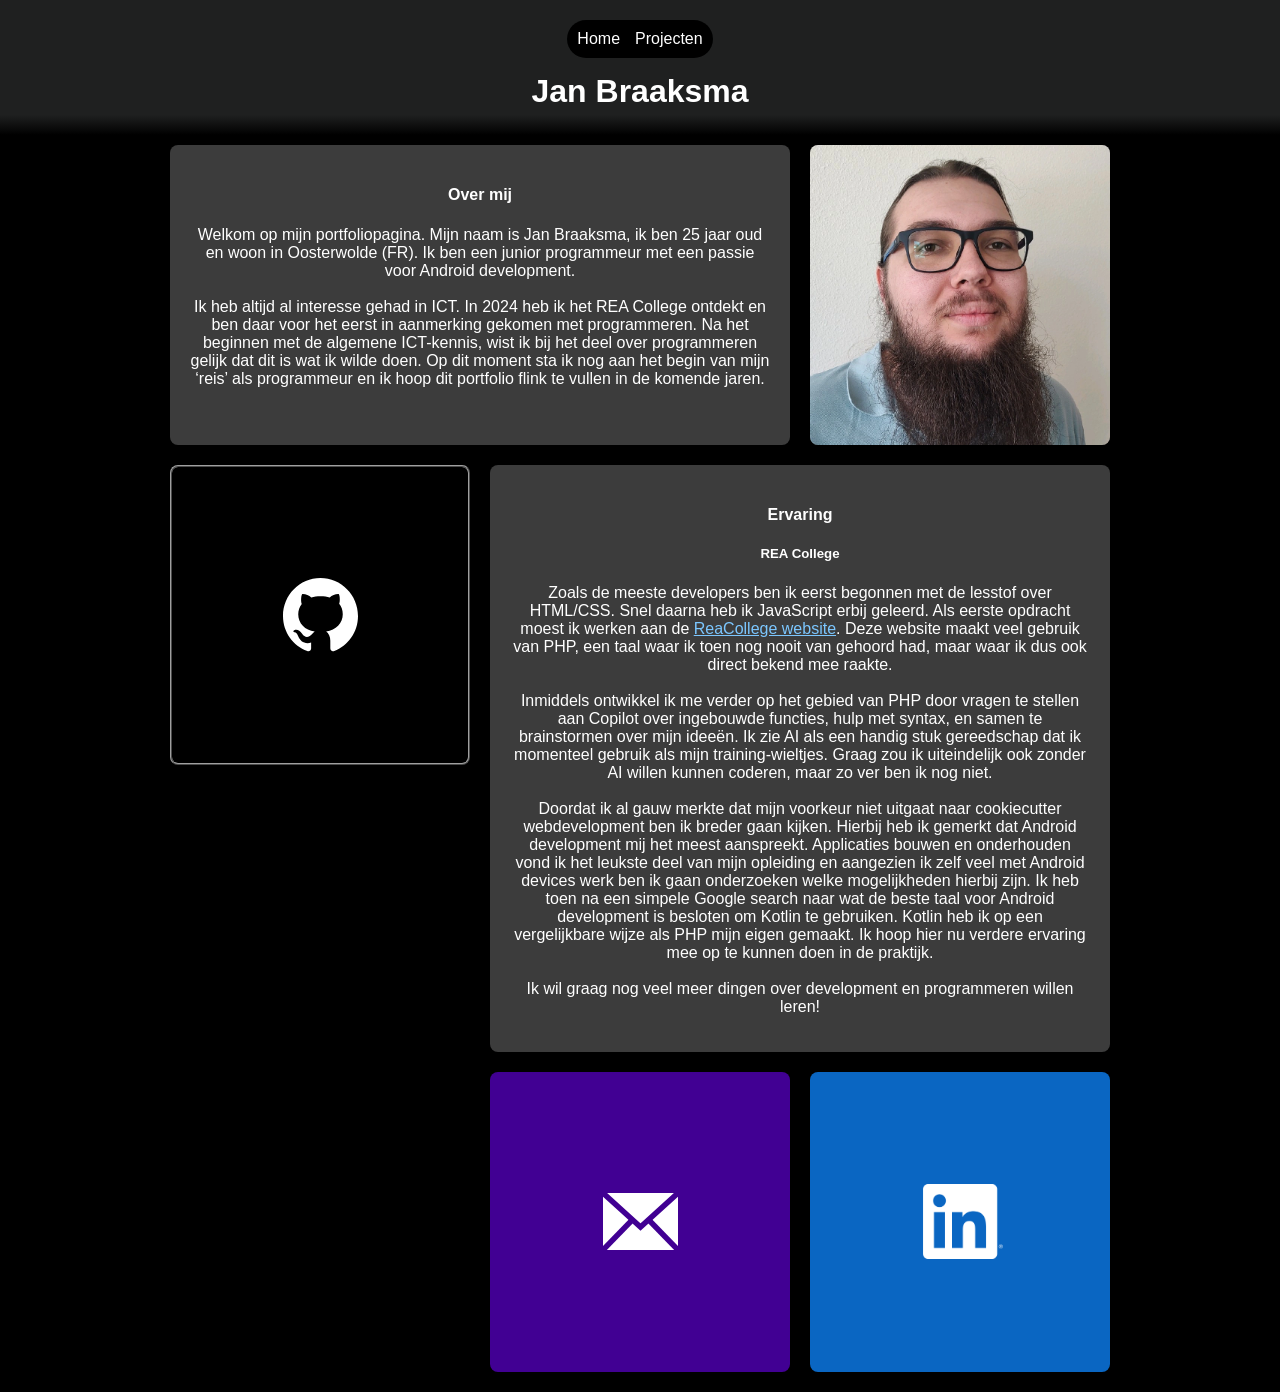
<file: index.html>
<!DOCTYPE html>
<html lang="en">

<head>
    <meta charset="UTF-8">
    <meta name="viewport" content="width=device-width, initial-scale=1.0">
    <link rel="stylesheet" href="css/main.css">
    <link rel="stylesheet" href="css/index.css">
    <script>
        // Todo
    </script>
    <title>Jan Braaksma</title>
</head>

<body>
    <header>
        <div class="navbar">
            <a href="#" class="navItem" id="home">Home</a>
            <a href="pages/projects.html" class="navItem" id="projecten">Projecten</a>
        </div>
        <H1>Jan Braaksma</H1>
    </header>
    <div class="container">
        <div class="cell" id="about">
            <h4>Over mij</h4>
            <p>
                Welkom op mijn portfoliopagina. Mijn naam is Jan Braaksma, ik ben 25 jaar oud en woon in Oosterwolde
                (FR). Ik ben een junior programmeur met een passie voor Android development.<br><br>
                Ik heb altijd al interesse gehad in ICT. In 2024 heb ik het REA College ontdekt en ben daar voor het
                eerst in aanmerking gekomen met programmeren. Na het beginnen met de algemene ICT-kennis, wist ik bij
                het deel over programmeren gelijk dat dit is wat ik wilde doen. Op dit moment sta ik nog aan het begin
                van mijn ‘reis’ als programmeur en ik hoop dit portfolio flink te vullen in de komende jaren.
            </p>
        </div>
        <div class="cell" id="photo">
            <img src="assets/jan-photo.png" alt="Foto van Jan">
        </div>
        <div class="cell" id="experience">
            <h4>Ervaring</h4>
            <p>
                <h5>REA College</h5>
                Zoals de meeste developers ben ik eerst begonnen met de lesstof over HTML/CSS. Snel daarna heb ik
                JavaScript erbij geleerd. Als eerste opdracht moest ik werken aan de <a href="pages/projects/reasite.html">ReaCollege website</a>. Deze website maakt veel gebruik van PHP, een taal waar ik toen nog nooit van gehoord had, maar waar ik dus ook direct bekend mee raakte.<br><br>
                Inmiddels ontwikkel ik me verder op het gebied van PHP door vragen te stellen aan Copilot over
                ingebouwde functies, hulp met syntax, en samen te brainstormen over mijn ideeën. Ik zie AI als een
                handig stuk gereedschap dat ik momenteel gebruik als mijn training-wieltjes. Graag zou ik uiteindelijk ook zonder AI willen kunnen coderen, maar zo ver ben ik nog niet.<br><br>
                Doordat ik al gauw merkte dat mijn voorkeur niet uitgaat naar cookiecutter webdevelopment ben ik breder gaan kijken. Hierbij heb ik gemerkt dat Android development mij het meest aanspreekt. Applicaties bouwen en onderhouden vond ik het leukste deel van mijn opleiding en aangezien ik zelf veel met Android devices werk ben ik gaan onderzoeken welke mogelijkheden hierbij zijn. Ik heb toen na een simpele Google search naar wat de beste taal voor Android development is besloten om Kotlin te gebruiken. Kotlin heb ik op een vergelijkbare wijze als PHP mijn eigen gemaakt. Ik hoop hier nu verdere ervaring mee op te kunnen doen in de praktijk.<br><br>
                <!-- TODO Add experience with Python -->
                Ik wil graag nog veel meer dingen over development en programmeren willen leren!
            </p>
            
        </div>
        <a href="https://github.com/Jan-Braaksma" target="_blank" rel="noopener noreferrer" class="cell" id="github">
            <img class="small" src="assets/GitHub_Invertocat_White.svg" alt="Github Logo">
        </a>
        <a href="mailto:je.braaksma@gmail.com" class="cell" id="email">
            <img class="small" src="assets/email.svg" alt="Email Pictogram">
        </a>
        <a href="https://www.linkedin.com/in/jan-braaksma-b7762b401" target="_blank" rel="noopener noreferrer" class="cell" id="linkedin">
            <img class="small" src="assets/InBug-White.png" alt="Linked-In Logo">
        </a>
    </div>
</body>

</html>
</file>
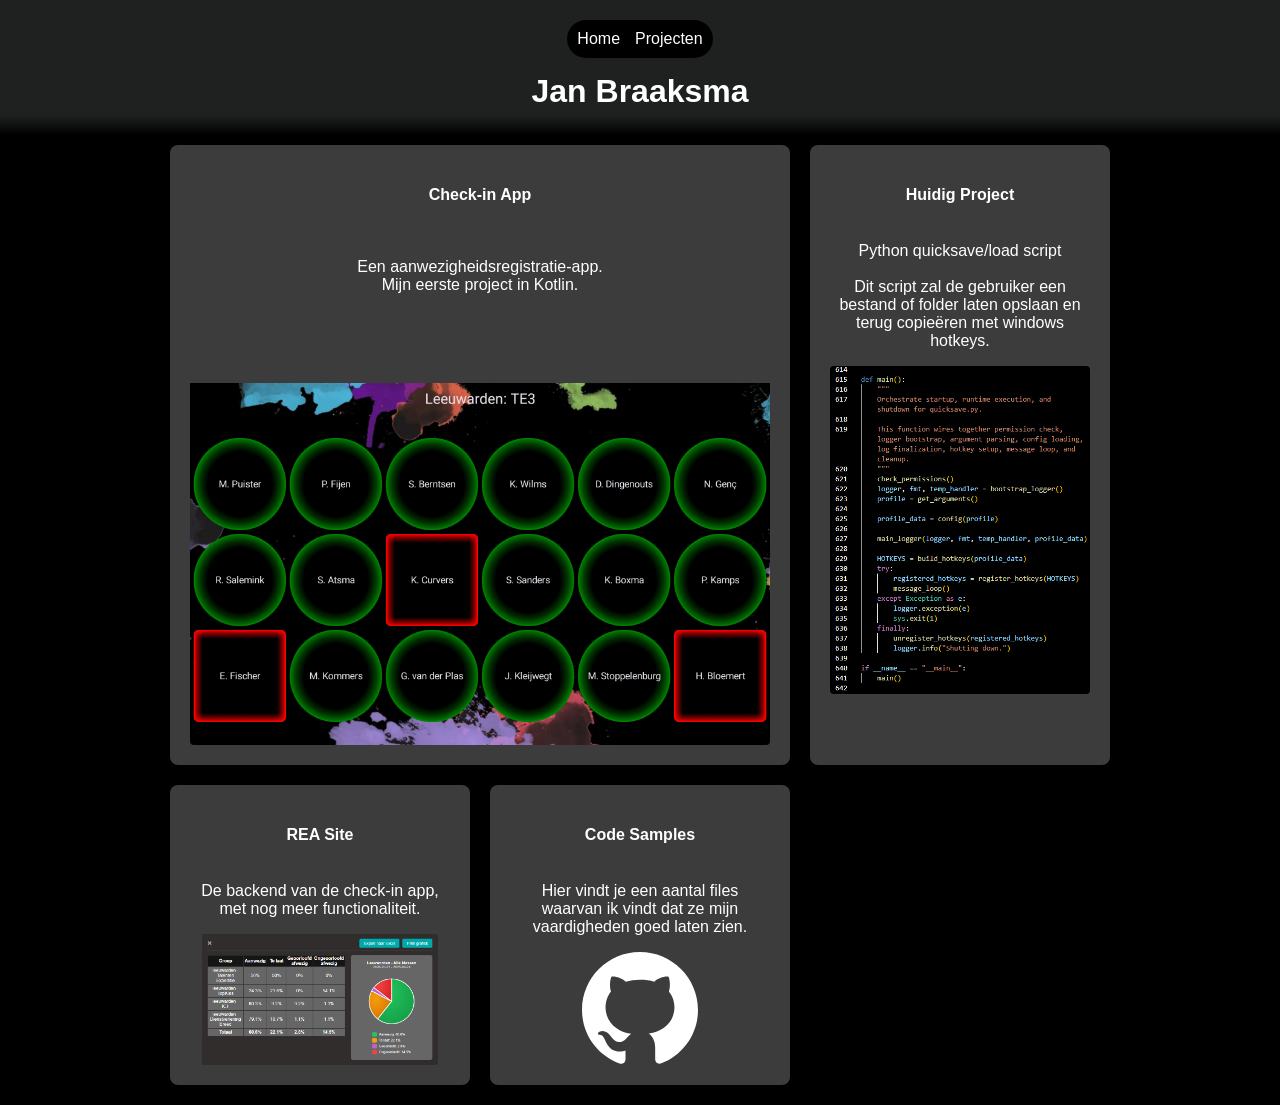
<file: pages/projects.html>
<!DOCTYPE html>
<html lang="en">

<head>
    <meta charset="UTF-8">
    <meta name="viewport" content="width=device-width, initial-scale=1.0">
    <link rel="stylesheet" href="../css/main.css">
    <link rel="stylesheet" href="../css/projects.css">
    <script>
        // Todo
    </script>
    <title>Jan Braaksma</title>
</head>

<body>
    <header>
        <div class="navbar">
            <a class="navItem" id="home" href="../index.html">Home</a>
            <a class="navItem" id="projecten" href="#">Projecten</a>
        </div>
        <H1>Jan Braaksma</H1>
    </header>
    <div class="container">
        <a href="https://github.com/Jan-Braaksma/ReaCheckInPublicPortfolio" class="cell" id="checkin">
            <h4>Check-in App</h4>
            <p>
                Een aanwezigheidsregistratie-app.<br>
                Mijn eerste project in Kotlin.
            </p>
            <div class="cellMediaBox" id="checkinMediaBox">
                <img id="app-preview-portrait" src="../assets/app-preview-portrait.png" alt="app-preview-portrait">
                <img id="app-preview-landscape" src="../assets/app-preview-landscape.png" alt="app-preview-landscape">
            </div>
        </a>
        <a href="https://github.com/Jan-Braaksma/quick-save/blob/main/quicksave.py" class="cell" id="current">
            <h4>Huidig Project</h4>
            <p>
                Python quicksave/load script<br><br>
                Dit script zal de gebruiker een bestand of folder laten opslaan en terug copieëren met windows hotkeys.

            </p>
            <div class="cellMediaBox">
                <img src="../assets/current-project.png" alt="Code Screenshot">
            </div>
        </a>
        <a href="projects/reasite.html" class="cell" id="ReaSite">
            <h4>REA Site</h4>
            <p>
                De backend van de check-in app, met nog meer functionaliteit.
            </p>
            <div class="cellMediaBox">
                <img src="../assets/rea-site-preview.png" alt="rea-site-preview">
            </div>
        </a>
        <a href="https://github.com/Jan-Braaksma/jan-braaksma.github.io/tree/main/code-samples" class="cell" id="CodeSamples">
            <h4>Code Samples</h4>
            <p>
                Hier vindt je een aantal files waarvan ik vindt dat ze mijn vaardigheden goed laten zien.
            </p>
            <div class="cellMediaBox">
                <img src="../assets/GitHub_Invertocat_White.svg" alt="Github Logo">
            </div>
        </a>
        <!-- <a href="#" class="cell" id="dummy4">
            <h4>Dummy Project</h4>
            <p>
                Sample<br>
                Text
            </p>
            <div class="cellMediaBox">
                <img src="../assets/placeholder.png" alt="placeholder">
            </div>
        </a> -->
    </div>
</body>

</html>
</file>
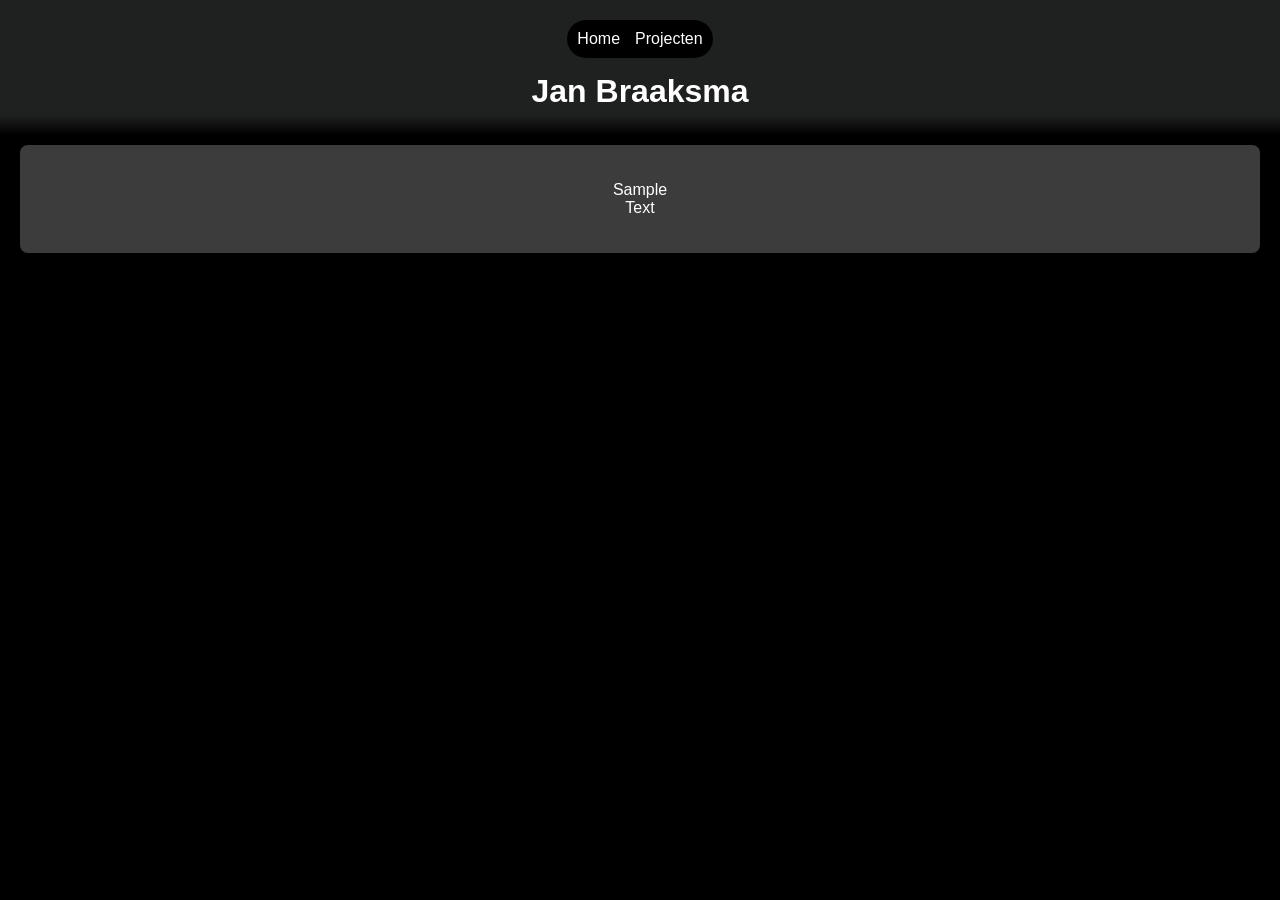
<file: pages/projects/checkin.html>
<!DOCTYPE html>
<html lang="en">

<head>
    <meta charset="UTF-8">
    <meta name="viewport" content="width=device-width, initial-scale=1.0">
    <link rel="stylesheet" href="../../css/main.css">
    <script>
        // Todo
    </script>
    <title>Jan Braaksma</title>
</head>

<body>
    <header>
        <div class="navbar">
            <a class="navItem" id="home" href="../../index.html">Home</a>
            <a class="navItem" id="projecten" href="../projects.html">Projecten</a>
        </div>
        <H1>Jan Braaksma</H1>
    </header>
    <div class="container">
        <div class="cell" id="checkin">
            <p>
                Sample<br>
                Text
            </p>
        </div>
    </div>
</body>

</html>
</file>
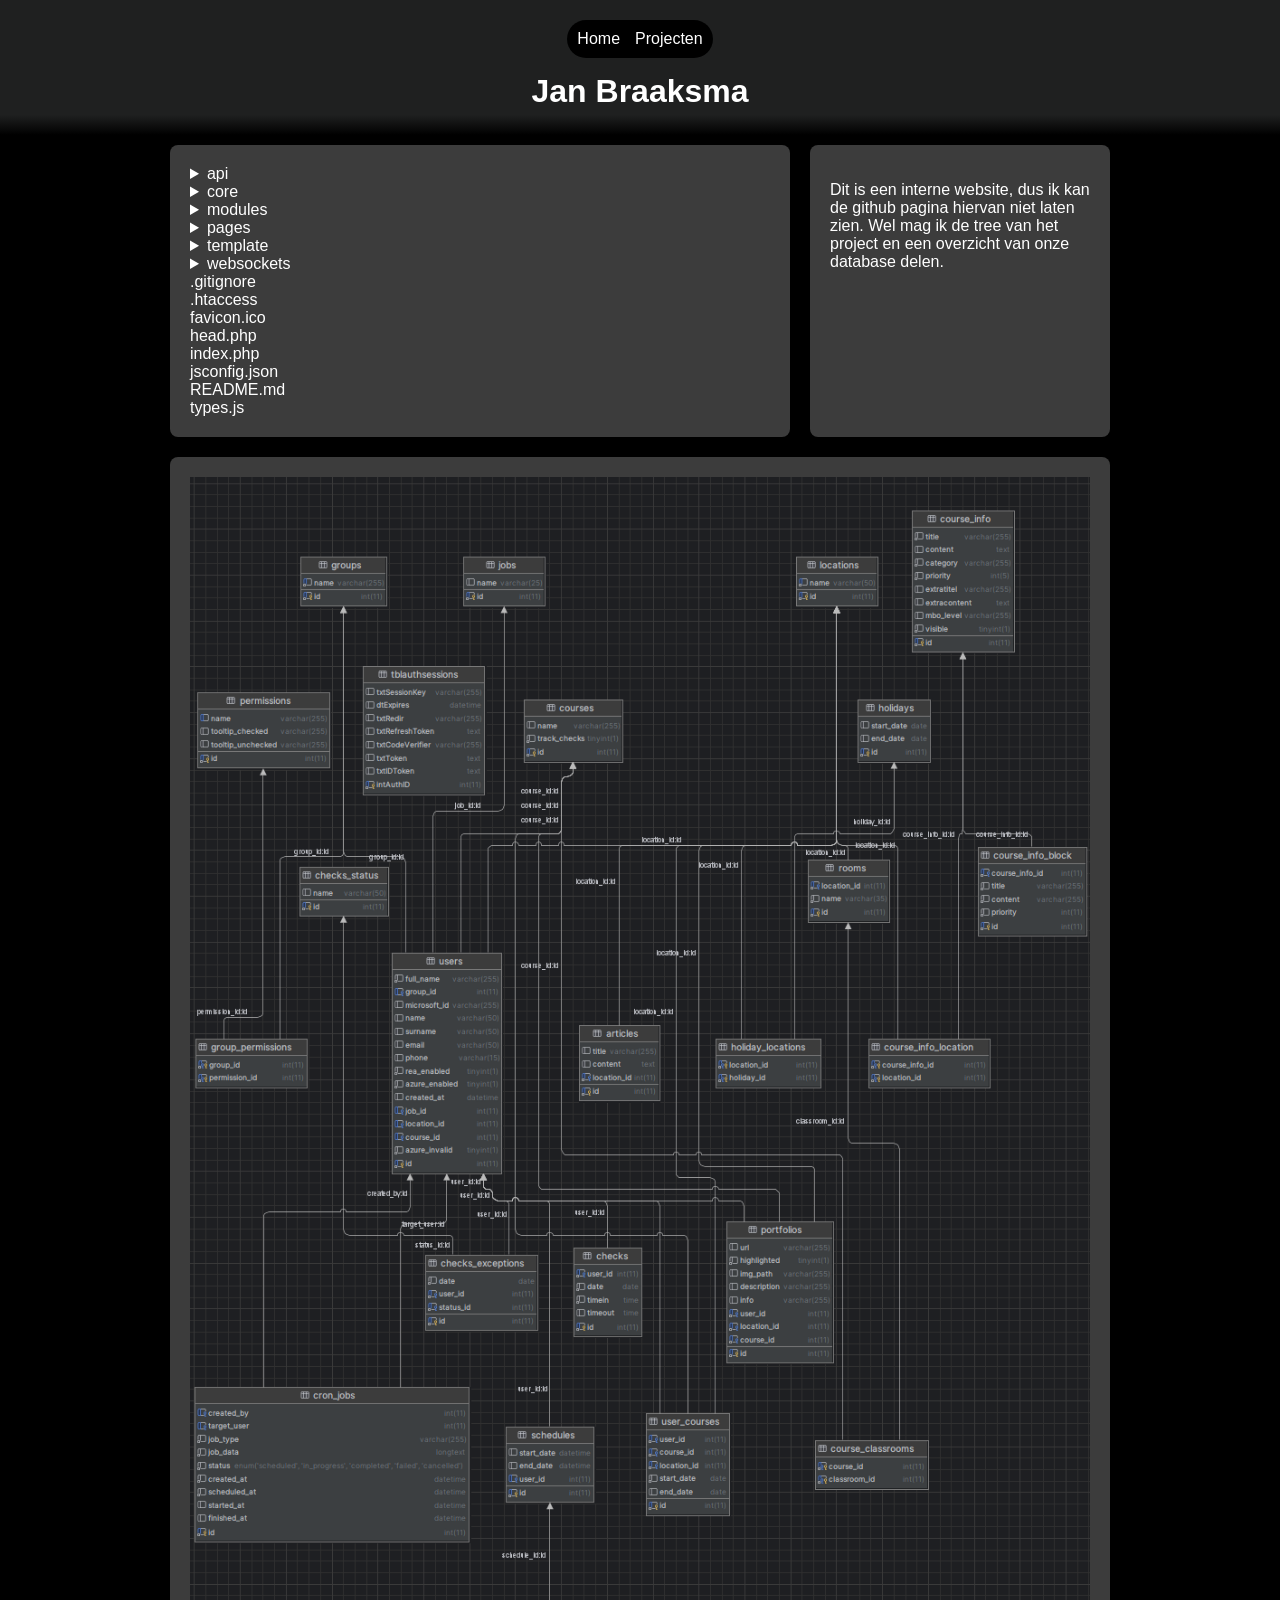
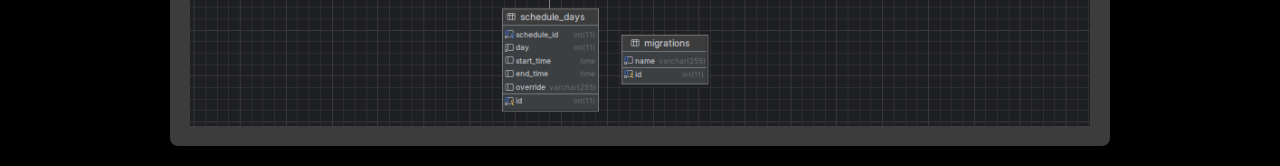
<file: pages/projects/reasite.html>
<!DOCTYPE html>
<html lang="en">

<head>
    <meta charset="UTF-8">
    <meta name="viewport" content="width=device-width, initial-scale=1.0">
    <link rel="stylesheet" href="../../css/main.css">
    <link rel="stylesheet" href="../../css/reasite.css">
    <script>
        // Todo
    </script>
    <title>Jan Braaksma</title>
</head>

<body>
    <header>
        <div class="navbar">
            <a class="navItem" id="home" href="../../index.html">Home</a>
            <a class="navItem" id="projecten" href="../projects.html">Projecten</a>
        </div>
        <H1>Jan Braaksma</H1>
    </header>
    <div class="container">
        <div class="cell" id="summary">
            <p>Dit is een interne website, dus ik kan de github pagina hiervan niet laten zien. Wel mag ik de tree van het project en een overzicht van onze database delen.</p>
        </div>
        <div class="cell" id="reasite">
            <ul>
                <li>
                    <details>
                        <summary>api</summary>
                        <div>
                            <ul>
                                <li>
                                    <details>
                                        <summary>aanwezigheid</summary>
                                        <div>
                                            <ul>
                                                <li>classroom-table.php</li>
                                                <li>exceptions.php</li>
                                                <li>set-override.php</li>
                                            </ul>
                                        </div>
                                    </details>
                                </li>
                                <li>
                                    <details>
                                        <summary>auth</summary>
                                        <div>
                                            <ul>
                                                <li>get-csrf-token.php</li>
                                            </ul>
                                        </div>
                                    </details>
                                </li>
                                <li>
                                    <details>
                                        <summary>bhv</summary>
                                        <div>
                                            <ul>
                                                <li>students.php</li>
                                            </ul>
                                        </div>
                                    </details>
                                </li>
                                <li>
                                    <details>
                                        <summary>checkin</summary>
                                        <div>
                                            <ul>
                                                <li>rooms.php</li>
                                                <li>student.php</li>
                                                <li>students.php</li>
                                                <li>update-check.php</li>
                                            </ul>
                                        </div>
                                    </details>
                                </li>
                                <li>
                                    <details>
                                        <summary>coursemanagement</summary>
                                        <div>
                                            <ul>
                                                <li>delete-classroom.php</li>
                                                <li>update-course-classroom.php</li>
                                                <li>update-course-track-checks.php</li>
                                            </ul>
                                        </div>
                                    </details>
                                </li>
                                <li>
                                    <details>
                                        <summary>courses</summary>
                                        <div>
                                            <ul>
                                                <li>create.php</li>
                                                <li>delete.php</li>
                                                <li>update.php</li>
                                            </ul>
                                        </div>
                                    </details>
                                </li>
                                <li>
                                    <details>
                                        <summary>cronjobmanagement</summary>
                                        <div>
                                            <ul>
                                                <li>cancel.php</li>
                                                <li>list.php</li>
                                                <li>run-now.php</li>
                                            </ul>
                                        </div>
                                    </details>
                                </li>
                                <li>
                                    <details>
                                        <summary>groups</summary>
                                        <div>
                                            <ul>
                                                <li>
                                                    <details>
                                                        <summary>permissions</summary>
                                                        <div>
                                                            <ul>
                                                                <li>set.php</li>
                                                            </ul>
                                                        </div>
                                                    </details>
                                                </li>
                                            </ul>
                                        </div>
                                    </details>
                                </li>
                                <li>
                                    <details>
                                        <summary>profiel</summary>
                                        <div>
                                            <ul>
                                                <li>aanwezigheid.php</li>
                                                <li>courses.php</li>
                                                <li>delete-course.php</li>
                                                <li>portfolio.php</li>
                                                <li>rooster.php</li>
                                                <li>schedules.php</li>
                                                <li>set-schedule.php</li>
                                                <li>update-course.php</li>
                                            </ul>
                                        </div>
                                    </details>
                                </li>
                                <li>
                                    <details>
                                        <summary>statistics</summary>
                                        <div>
                                            <ul>
                                                <li>export-excel.php</li>
                                                <li>statistics.php</li>
                                            </ul>
                                        </div>
                                    </details>
                                </li>
                                <li>
                                    <details>
                                        <summary>usermanagement</summary>
                                        <div>
                                            <ul>
                                                <li>create.php</li>
                                                <li>delete.php</li>
                                                <li>refresh-users.php</li>
                                                <li>update-group.php</li>
                                                <li>update-job.php</li>
                                                <li>update-users.php</li>
                                            </ul>
                                        </div>
                                    </details>
                                </li>
                                <li>
                                    <details>
                                        <summary>vakantie</summary>
                                        <div>
                                            <ul>
                                                <li>create.php</li>
                                                <li>delete.php</li>
                                                <li>update.php</li>
                                            </ul>
                                        </div>
                                    </details>
                                </li>
                            </ul>
                        </div>
                    </details>
                </li>

                <li>
                    <details>
                        <summary>core</summary>
                        <div>
                            <ul>
                                <li>
                                    <details>
                                        <summary>auth</summary>
                                        <div>
                                            <ul>
                                                <li>csrf.js</li>
                                                <li>csrf.php</li>
                                            </ul>
                                            <ul>
                                                <li>
                                                    <details>
                                                        <summary>authenticate</summary>
                                                        <div>
                                                            <ul>
                                                                <li>apisession.php</li>
                                                                <li>login.php</li>
                                                                <li>session.php</li>
                                                            </ul>
                                                        </div>
                                                    </details>
                                                </li>
                                                <li>
                                                    <details>
                                                        <summary>authorize</summary>
                                                        <div>
                                                            <ul>
                                                                <li>permissions.php</li>
                                                            </ul>
                                                        </div>
                                                    </details>
                                                </li>
                                                <li>
                                                    <details>
                                                        <summary>azure</summary>
                                                        <div>
                                                            <ul>
                                                                <li>oauth.php</li>
                                                                <li>style.css</li>
                                                            </ul>
                                                            <ul>
                                                                <li>
                                                                    <details>
                                                                        <summary>inc</summary>
                                                                        <div>
                                                                            <ul>
                                                                                <li>auth.php</li>
                                                                                <li>graph.php</li>
                                                                                <li>mysql.php</li>
                                                                                <li>oauth.php</li>
                                                                            </ul>
                                                                        </div>
                                                                    </details>
                                                                </li>
                                                                <li>
                                                                    <details>
                                                                        <summary>recources</summary>
                                                                        <div>
                                                                            <ul>
                                                                                <li>database.sql</li>
                                                                                <li>LICENSE</li>
                                                                                <li>README.md</li>
                                                                            </ul>
                                                                        </div>
                                                                    </details>
                                                                </li>
                                                            </ul>
                                                        </div>
                                                    </details>
                                                </li>
                                            </ul>
                                        </div>
                                    </details>
                                </li>
                                <li>
                                    <details>
                                        <summary>Config</summary>
                                        <div>
                                            <ul>
                                                <li>config.inc</li>
                                                <li>websockets.example.json</li>
                                                <li>websockets.json</li>
                                                <li>wsconfig.ini</li>
                                            </ul>
                                        </div>
                                    </details>
                                </li>
                                <li>
                                    <details>
                                        <summary>sql</summary>
                                        <div>
                                            <ul>
                                                <li>.htaccess</li>
                                                <li>import-and-migrate-db.php</li>
                                                <li>migration.php</li>
                                                <li>README.md</li>
                                                <li>run-migrations.php</li>
                                                <li>sqlconnect.php</li>
                                            </ul>
                                            <ul>
                                                <li>
                                                    <details>
                                                        <summary>migrations</summary>
                                                        <div>
                                                            <ul>
                                                                <li>0001_AddMigrationsTable.php</li>
                                                                <li>0170_AddCronjobManagementPermission.php</li>
                                                            </ul>
                                                        </div>
                                                    </details>
                                                </li>
                                            </ul>
                                        </div>
                                    </details>
                                </li>
                            </ul>
                        </div>
                    </details>
                </li>

                <li>
                    <details>
                        <summary>modules</summary>
                        <div>
                            <ul>
                                <li>
                                    <details>
                                        <summary>aanwezigheid</summary>
                                        <div>
                                            <ul>
                                                <li>aanwezigheidfilters.js</li>
                                                <li>aanwezigheidfilters.php</li>
                                                <li>aanwezigheidfuncties.php</li>
                                                <li>api.js</li>
                                                <li>printklas.js</li>
                                            </ul>
                                        </div>
                                    </details>
                                </li>
                                <li>
                                    <details>
                                        <summary>bhv</summary>
                                        <div>
                                            <ul>
                                                <li>bhv-functions.php</li>
                                                <li>bhv.js</li>
                                            </ul>
                                        </div>
                                    </details>
                                </li>
                                <li>
                                    <details>
                                        <summary>checkin</summary>
                                        <div>
                                            <ul>
                                                <li>checkin-functions.js</li>
                                                <li>checkin.js</li>
                                                <li>checkinfunctions.php</li>
                                                <li>easter-egg.js</li>
                                                <li>websocket.js</li>
                                            </ul>
                                        </div>
                                    </details>
                                </li>
                                <li>
                                    <details>
                                        <summary>courseinfo</summary>
                                        <div>
                                            <ul>
                                                <li>courseinfofunctions.php</li>
                                            </ul>
                                        </div>
                                    </details>
                                </li>
                                <li>
                                    <details>
                                        <summary>courses</summary>
                                        <div>
                                            <ul>
                                                <li>coursefunctions.php</li>
                                            </ul>
                                        </div>
                                    </details>
                                </li>
                                <li>
                                    <details>
                                        <summary>cron</summary>
                                        <div>
                                            <ul>
                                                <li>job-executor.php</li>
                                                <li>process-cron.php</li>
                                            </ul>
                                            <ul>
                                                <li>
                                                    <details>
                                                        <summary>jobs</summary>
                                                        <div>
                                                            <ul>
                                                                <li>update-azure-enabled.php</li>
                                                                <li>update-rea-enabled.php</li>
                                                                <li>update-user-course.php</li>
                                                            </ul>
                                                        </div>
                                                    </details>
                                                </li>
                                            </ul>
                                        </div>
                                    </details>
                                </li>
                                <li>
                                    <details>
                                        <summary>cronjobmanagement</summary>
                                        <div>
                                            <ul>
                                                <li>cronjob.js</li>
                                                <li>cronjobfunctions.php</li>
                                            </ul>
                                        </div>
                                    </details>
                                </li>
                                <li>
                                    <details>
                                        <summary>footer</summary>
                                        <div>
                                            <ul>
                                                <li>footer-mini.php</li>
                                                <li>footer.php</li>
                                            </ul>
                                            <ul>
                                                <li>
                                                    <details>
                                                        <summary>assets</summary>
                                                        <div>
                                                            <ul>
                                                                <li>maps.svg</li>
                                                                <li>phone.svg</li>
                                                            </ul>
                                                        </div>
                                                    </details>
                                                </li>
                                            </ul>
                                        </div>
                                    </details>
                                </li>
                                <li>
                                    <details>
                                        <summary>groupmanagement</summary>
                                        <div>
                                            <ul>
                                                <li>groupfunctions.php</li>
                                                <li>groups.js</li>
                                            </ul>
                                        </div>
                                    </details>
                                </li>
                                <li>
                                    <details>
                                        <summary>home</summary>
                                        <div>
                                            <ul>
                                                <li>locations.php</li>
                                                <li>slider.js</li>
                                                <li>slider.php</li>
                                            </ul>
                                            <ul>
                                                <li>
                                                    <details>
                                                        <summary>assets</summary>
                                                        <div>
                                                            <ul>
                                                                <li>csm_REA.jpg</li>
                                                                <li>csm_REA_2.jpg</li>
                                                                <li>csm_REA_3.jpg</li>
                                                                <li>locatiegroningen.png</li>
                                                                <li>locatieleeuwarden.png</li>
                                                            </ul>
                                                        </div>
                                                    </details>
                                                </li>
                                            </ul>
                                        </div>
                                    </details>
                                </li>
                                <li>
                                    <details>
                                        <summary>locations</summary>
                                        <div>
                                            <ul>
                                                <li>locationfunctions.php</li>
                                            </ul>
                                        </div>
                                    </details>
                                </li>
                                <li>
                                    <details>
                                        <summary>loghandler</summary>
                                        <div>
                                            <ul>
                                                <li>loghandler.php</li>
                                            </ul>
                                        </div>
                                    </details>
                                </li>
                                <li>
                                    <details>
                                        <summary>navbar</summary>
                                        <div>
                                            <ul>
                                                <li>navbar.js</li>
                                                <li>navbar.php</li>
                                            </ul>
                                            <ul>
                                                <li>
                                                    <details>
                                                        <summary>assets</summary>
                                                        <div>
                                                            <ul>
                                                                <li>list.svg</li>
                                                                <li>rea-logo_white.svg</li>
                                                            </ul>
                                                        </div>
                                                    </details>
                                                </li>
                                            </ul>
                                        </div>
                                    </details>
                                </li>
                                <li>
                                    <details>
                                        <summary>opleidingen</summary>
                                        <div>
                                            <ul>
                                                <li>opleidingen.js</li>
                                            </ul>
                                        </div>
                                    </details>
                                </li>
                                <li>
                                    <details>
                                        <summary>opleidingmanagement</summary>
                                        <div>
                                            <ul>
                                                <li>opleidingmanagement.js</li>
                                                <li>opleidingmanagementfunctions.php</li>
                                            </ul>
                                        </div>
                                    </details>
                                </li>
                                <li>
                                    <details>
                                        <summary>portfolios</summary>
                                        <div>
                                            <ul>
                                                <li>portfoliofetch.php</li>
                                            </ul>
                                        </div>
                                    </details>
                                </li>
                                <li>
                                    <details>
                                        <summary>profiel</summary>
                                        <div>
                                            <ul>
                                                <li>aanwezigheidfunctions.js</li>
                                                <li>courses.js</li>
                                                <li>dashboard.php</li>
                                                <li>print-profiel-aanwezigheid.js</li>
                                                <li>profielfunctions.php</li>
                                                <li>schedule-history.js</li>
                                                <li>schedule.js</li>
                                                <li>userfunctions.php</li>
                                            </ul>
                                            <ul>
                                                <li>
                                                    <details>
                                                        <summary>page-components</summary>
                                                        <div>
                                                            <ul>
                                                                <li>aanwezigheid.php</li>
                                                                <li>info.php</li>
                                                                <li>opleidingen.php</li>
                                                                <li>portfoliobeheer.php</li>
                                                                <li>rooster.php</li>
                                                                <li>roostergeschiedenis.php</li>
                                                            </ul>
                                                        </div>
                                                    </details>
                                                </li>
                                            </ul>
                                        </div>
                                    </details>
                                </li>
                                <li>
                                    <details>
                                        <summary>rooms</summary>
                                        <div>
                                            <ul>
                                                <li>conduit.php</li>
                                                <li>Rooms.js</li>
                                                <li>rooms.php</li>
                                                <li>ruimte-beheer.css</li>
                                                <li>ruimte-overzicht.css</li>
                                                <li>ruimte-reserveren.css</li>
                                                <li>ruimtes.css</li>
                                            </ul>
                                        </div>
                                    </details>
                                </li>
                                <li>
                                    <details>
                                        <summary>schedules</summary>
                                        <div>
                                            <ul>
                                                <li>schedulefunctions.php</li>
                                            </ul>
                                        </div>
                                    </details>
                                </li>
                                <li>
                                    <details>
                                        <summary>statistics</summary>
                                        <div>
                                            <ul>
                                                <li>print-statistics.js</li>
                                                <li>statistics-functions.php</li>
                                                <li>statistics.js</li>
                                            </ul>
                                        </div>
                                    </details>
                                </li>
                                <li>
                                    <details>
                                        <summary>usermanagement</summary>
                                        <div>
                                            <ul>
                                                <li>user.js</li>
                                                <li>userfunctions.php</li>
                                            </ul>
                                        </div>
                                    </details>
                                </li>
                                <li>
                                    <details>
                                        <summary>utility</summary>
                                        <div>
                                            <ul>
                                                <li>utility.php</li>
                                            </ul>
                                        </div>
                                    </details>
                                </li>
                                <li>
                                    <details>
                                        <summary>vakantiebeheer</summary>
                                        <div>
                                            <ul>
                                                <li>vakantie.js</li>
                                                <li>vakantiefuncties.php</li>
                                            </ul>
                                        </div>
                                    </details>
                                </li>
                            </ul>
                        </div>
                    </details>
                </li>

                <li>
                    <details>
                        <summary>pages</summary>
                        <div>
                            <ul>
                                <li>aanwezigheid.php</li>
                                <li>bhv.php</li>
                                <li>checkin.php</li>
                                <li>cronjobmanagement.php</li>
                                <li>error.php</li>
                                <li>groupmanagement.php</li>
                                <li>opleidingarticles.php</li>
                                <li>opleidingen.php</li>
                                <li>opleidingmanagement.php</li>
                                <li>portfolios.php</li>
                                <li>profiel.php</li>
                                <li>ruimte-beheer.php</li>
                                <li>ruimte-overzicht.php</li>
                                <li>ruimte-reserveren.php</li>
                                <li>usermanagement.php</li>
                                <li>vakantiebeheer.php</li>
                            </ul>
                            <ul>
                                <li>
                                    <details>
                                        <summary>forms</summary>
                                        <div>
                                            <ul>
                                                <li>creategroup.php</li>
                                                <li>createklas.php</li>
                                                <li>createopleiding.php</li>
                                                <li>portfolioform.php</li>
                                            </ul>
                                        </div>
                                    </details>
                                </li>
                            </ul>
                        </div>
                    </details>
                </li>

                <li>
                    <details>
                        <summary>template</summary>
                        <div>
                            <ul>
                                <li>
                                    <details open>
                                        <summary>default</summary>
                                        <div>
                                            <ul>
                                                <li>
                                                    <details>
                                                        <summary>assets</summary>
                                                        <div>
                                                            <ul>
                                                                <li>capacity_icon.png</li>
                                                                <li>dark_background.jpg</li>
                                                                <li>Friesland.png</li>
                                                                <li>globe2.svg</li>
                                                                <li>Groningen.png</li>
                                                                <li>light_background.jpg</li>
                                                                <li>msa.png</li>
                                                                <li>pause-circle-fill.svg</li>
                                                                <li>pencil-fill.svg</li>
                                                                <li>pfp-fallback.png</li>
                                                                <li>play-circle-fill.svg</li>
                                                                <li>rea-logo_black.svg</li>
                                                                <li>rea-logo_white.svg</li>
                                                                <li>rea.png</li>
                                                                <li>search.svg</li>
                                                                <li>swap-horizontal.svg</li>
                                                                <li>trash.svg</li>
                                                            </ul>
                                                            <ul>
                                                                <li>
                                                                    <details>
                                                                        <summary>error</summary>
                                                                        <div>
                                                                            <ul>
                                                                                <li>403_forbidden.svg</li>
                                                                                <li>404_not_found.svg</li>
                                                                                <li>405_not_supported.svg</li>
                                                                                <li>error_not_found.svg</li>
                                                                                <li>teapot.svg</li>
                                                                            </ul>
                                                                        </div>
                                                                    </details>
                                                                </li>
                                                                <li>
                                                                    <details>
                                                                        <summary>fontawesome</summary>
                                                                        <div>
                                                                            <ul>
                                                                                <li>far-clock.svg</li>
                                                                            </ul>
                                                                        </div>
                                                                    </details>
                                                                </li>
                                                                <li>
                                                                    <details>
                                                                        <summary>portfolio</summary>
                                                                        <div>
                                                                            <ul>
                                                                                <li>portfolio_Anne.jpeg</li>
                                                                                <li>portfolio_Jaapjan.png</li>
                                                                                <li>portfolio_Jesse.png</li>
                                                                            </ul>
                                                                        </div>
                                                                    </details>
                                                                </li>
                                                            </ul>
                                                        </div>
                                                    </details>
                                                </li>
                                                <li>
                                                    <details>
                                                        <summary>styles</summary>
                                                        <div>
                                                            <ul>
                                                                <li>bhv.css</li>
                                                                <li>checkin.css</li>
                                                                <li>cronjobs.css</li>
                                                                <li>error.css</li>
                                                                <li>footer-mini.css</li>
                                                                <li>footer.css</li>
                                                                <li>forms.css</li>
                                                                <li>groupmanagement.css</li>
                                                                <li>locations.css</li>
                                                                <li>main.css</li>
                                                                <li>navbar.css</li>
                                                                <li>opleidingen-user.css</li>
                                                                <li>opleidingen.css</li>
                                                                <li>opleidingmanagement.css</li>
                                                                <li>portfolios.css</li>
                                                                <li>printklas.css</li>
                                                                <li>printprofiel.css</li>
                                                                <li>profiel.css</li>
                                                                <li>slider.css</li>
                                                                <li>statistics.css</li>
                                                                <li>table.css</li>
                                                                <li>template.css</li>
                                                                <li>users.css</li>
                                                            </ul>
                                                        </div>
                                                    </details>
                                                </li>
                                            </ul>
                                        </div>
                                    </details>
                                </li>
                            </ul>
                        </div>
                    </details>
                </li>

                <li>
                    <details>
                        <summary>websockets</summary>
                        <div>
                            <ul>
                                <li>.htaccess</li>
                                <li>checkout-all.php</li>
                                <li>package-lock.json</li>
                                <li>package.json</li>
                                <li>ws-server.js</li>
                            </ul>
                        </div>
                    </details>
                </li>
                
                <li>.gitignore</li>
                <li>.htaccess</li>
                <li>favicon.ico</li>
                <li>head.php</li>
                <li>index.php</li>
                <li>jsconfig.json</li>
                <li>README.md</li>
                <li>types.js</li>

            </ul>
        </div>
        <div class="cell" id="database">
            <img src="../../assets/database schema.png" alt="database overzicht">
        </div>
    </div>
</body>

</html>
</file>
<file: css/main.css>
body {
    font-family: Arial, sans-serif;
    color: #fff;
    margin: 0;
    padding: 0;
    background-color: #000;
}

header {
    background-color: #1f2020;
    position: sticky;
    top: 0;
    display: flex;
    flex-direction: column;
    align-items: center;
    padding-top: 20px;
    text-align: left;
}

header::after {
    content: '';
    position: absolute;
    bottom: -10px;
    left: 0;
    right: 0;
    height: 20px;
    background: linear-gradient(to bottom, #1f2020, #000);
    pointer-events: none;
}

.navbar {
    background-color: black;
    padding: 5px;
    border-radius: 50px;
    display: flex;
    gap: 5px;
}

.navItem {
    color: #fff;
    text-decoration: none;
    padding: 5px;
    border-radius: 50px;
}

.navItem:hover {
    background-color: #3c3c3c;
}

.navItem:active {
    background-color: #2f2f2f;
}

h1 {
    margin: 15px;
}

.container {
    display: grid;
    grid-template-columns: 1fr;
    gap: 20px;
    padding: 20px;
    max-width: 100%;
}

.cell {
    text-align: center;
    background-color: #3c3c3c;
    border-radius: 8px;
    padding: 20px;
    min-height: fit-content;
    overflow: hidden;
}

.cell a:link {
    color: #7cc7ff;
}

.cell a:visited {
    color: #d3a6ff;
}

.cell a:hover {
    color: #b6e1ff;
}

.cell a:active {
    color: #fff;
}

a.cell {
    border-radius: 8px;
    overflow: hidden;
    -webkit-tap-highlight-color: transparent;
    touch-action: manipulation;
}

a.cell:hover {
    background-color: #505050;
}

a.cell:active {
    background-color: #2f2f2f;
}
</file>
<file: css/index.css>
.cell img {
    border-radius: 4px;
    max-height: 100%;
    max-width: 100%;
    object-fit: cover;
}

.cell img.small {
    max-height: 75px;
    max-width: 75px;
    align-self: center;
}

#github {
    background-color: #000;
    border-color: #9f9f9f;
    border-width: 2px;
    border-style: ridge;
}

#github:hover {
    background-color: #161b22;
}

#github:active {
    background-color: #0d1117;
}

#email {
    background-color: #410093;
}

#email:hover {
    background-color: #5a01c1;
}

#email:active {
    background-color: #32006f;
}

#linkedin {
    background-color: #0a66c2;
}

#linkedin:hover {
    background-color: #004182;
}

#linkedin:active {
    background-color: #002f5f;
}

#linkedin img.small {
    height: 75px;
    width: 80.77px;
    max-height: none;
    max-width: none;
    object-fit: contain;
    transform: translateX(2.89px);
}

#photo,
#github,
#email,
#linkedin {
    aspect-ratio: 1 / 1;
    display: flex;
    justify-content: center;
    padding: 0;
}

#about,
#photo,
#github,
#email,
#experience,
#linkedin {
    grid-column: auto;
    grid-row: auto;
}

@media (min-width: 660px) {
    .container {
        grid-template-columns: repeat(2, 300px);
        justify-content: center;
    }

    #about {
        grid-column: 1 / span 2;
        grid-row: 1;
    }

    #photo {
        grid-column: 1;
        grid-row: 2;
    }

    #experience {
        grid-column: 2;
        grid-row: 2 / span 3;
    }

    #github {
        grid-column: 1;
        grid-row: 3;
    }

    #email {
        grid-column: 1;
        grid-row: 4;
    }

    #linkedin {
        grid-column: 2;
        grid-row: 5;
    }
}

@media (min-width: 977px) {
    .container {
        grid-template-columns: repeat(3, 300px);
    }

    #about {
        grid-column: 1 / span 2;
        grid-row: 1;
    }

    #photo {
        grid-column: 3;
        grid-row: 1;
    }

    #github {
        grid-column: 1;
        grid-row: 2;
    }

    #experience {
        grid-column: 2 / span 2;
        grid-row: 2;
    }

    #email {
        grid-column: 2;
        grid-row: 3;
    }

    #linkedin {
        grid-column: 3;
        grid-row: 3;
    }
}

@media (min-width: 1299px) {
    .container {
        grid-template-columns: repeat(4, 300px);
        grid-template-rows: auto auto;
        justify-content: center;
    }

    #about {
        grid-column: 1 / 3;
    }

    #photo {
        grid-column: 3;
        grid-row: 1;
    }

    #github {
        grid-column: 4;
        grid-row: 1;
    }

    #email {
        grid-column: 1;
        grid-row: 2;
    }

    #experience {
        grid-column: 2 / 4;
        grid-row: 2;
    }

    #linkedin {
        grid-column: 4;
        grid-row: 2;
    }
}
</file>
<file: css/projects.css>
.cell {
    display: flex;
    flex-direction: column;
    min-height: 0;
}

.cellMediaBox {
    flex: 1;
    min-height: 0;
    display: flex;
    align-items: center;
    justify-content: center;
}

.cellMediaBox img {
    width: 100%;
    height: 100%;
    object-fit: contain;
    border-radius: 4px;
}

a {
    color: #fff;
    text-decoration: none;
}

#app-preview-landscape {
    display: none;
}

@media (min-width: 660px) {
    .container {
        grid-template-columns: repeat(2, 300px);
        grid-auto-rows: 300px 300px auto 300px;
        justify-content: center;
    }

    #checkin {
        grid-column: 1 / span 2;
        grid-row: 1 / span 2;
        display: flex;
        align-items: stretch;
        gap: 16px;
    }

    #checkin .cellMediaBox {
        aspect-ratio: 16 / 10;
        min-height: 45%;
        align-self: stretch;
    }

    #checkin .cellMediaBox img {
        height: 100%;
        width: 100%;
        object-fit: contain;
    }

    #current {
        grid-column: 1 / span 2;
        grid-row: 3;
    }

    #current .cellMediaBox {
        flex: 0 0 auto;
    }

    #ReaSite {
        grid-column: 1;
        grid-row: 4;
    }

    #CodeSamples {
        grid-column: 2;
        grid-row: 4;
    }

    /* #dummy4 {
        grid-column: 2;
        grid-row: 4;
    } */

    #app-preview-portrait {
        display: none;
    }

    #app-preview-landscape {
        display: block;
        object-position: center bottom;
    }
}

@media (min-width: 977px) {
    .container {
        grid-template-columns: repeat(3, 300px);
        grid-auto-rows: 300px;
        justify-content: center;
    }

    #checkin {
        grid-column: 1 / span 2;
        grid-row: 1 / span 2;
    }

    #current {
        grid-column: 3;
        grid-row: 1 / span 2;
    }

    #ReaSite {
        grid-column: 1;
        grid-row: 3;
    }

    #CodeSamples {
        grid-column: 2;
        grid-row: 3;
    }

    /* #dummy4 {
        grid-column: 2;
        grid-row: 3;
    } */
}

@media (min-width: 1299px) {
    .container {
        grid-template-columns: repeat(4, 300px);
        grid-auto-rows: 300px;
        justify-content: center;
    }

    #checkin {
        grid-column: 1 / span 2;
        grid-row: 1 / span 2;
    }

    #current {
        grid-column: 4;
        grid-row: 1 / span 2;
    }

    #ReaSite {
        grid-column: 3;
        grid-row: 1;
    }

    #CodeSamples {
        grid-column: 3;
        grid-row: 2;
    }

    /* #dummy4 {
        grid-column: 4;
        grid-row: 2;
    } */
}
</file>
<file: css/reasite.css>
ul {
    list-style: none;
    margin: 0;
    padding-left: 0;
}

#summary,
#reasite,
#database {
    text-align: left;
}

#reasite details > div {
    padding-left: 1rem;
}

#database {
    display: flex;
    align-items: center;
    justify-content: center;
    overflow: hidden;
}

#database img {
    display: block;
    max-width: 100%;
    max-height: 65vh;
    height: auto;
    width: 100%;
}

@media (min-width: 660px) {
    .container {
        grid-template-columns: repeat(2, 300px);
        justify-content: center;
    }

    #database img {
        max-height: none;
    }

    #reasite {
        grid-column: 1;
        grid-row: 1;
    }

    #summary {
        grid-column: 2;
        grid-row: 1;
    }

    #database {
        grid-column: 1 / span 2;
        grid-row: 2;
    }
}

@media (min-width: 977px) {
    .container {
        grid-template-columns: repeat(3, 300px);
        justify-content: center;
    }

    #reasite {
        grid-column: 1 / span 2;
        grid-row: 1;
    }

    #summary {
        grid-column: 3;
        grid-row: 1;
    }

    #database {
        grid-column: 1 / span 3;
        grid-row: 2;
    }
}

@media (min-width: 1299px) {
    .container {
        grid-template-columns: repeat(4, 300px);
        justify-content: center;
    }

    #reasite {
        grid-column: 1 / span 3;
        grid-row: 1;
    }

    #summary {
        grid-column: 4;
        grid-row: 1;
    }

    #database {
        grid-column: 1 / span 4;
        grid-row: 2;
    }
}
</file>
